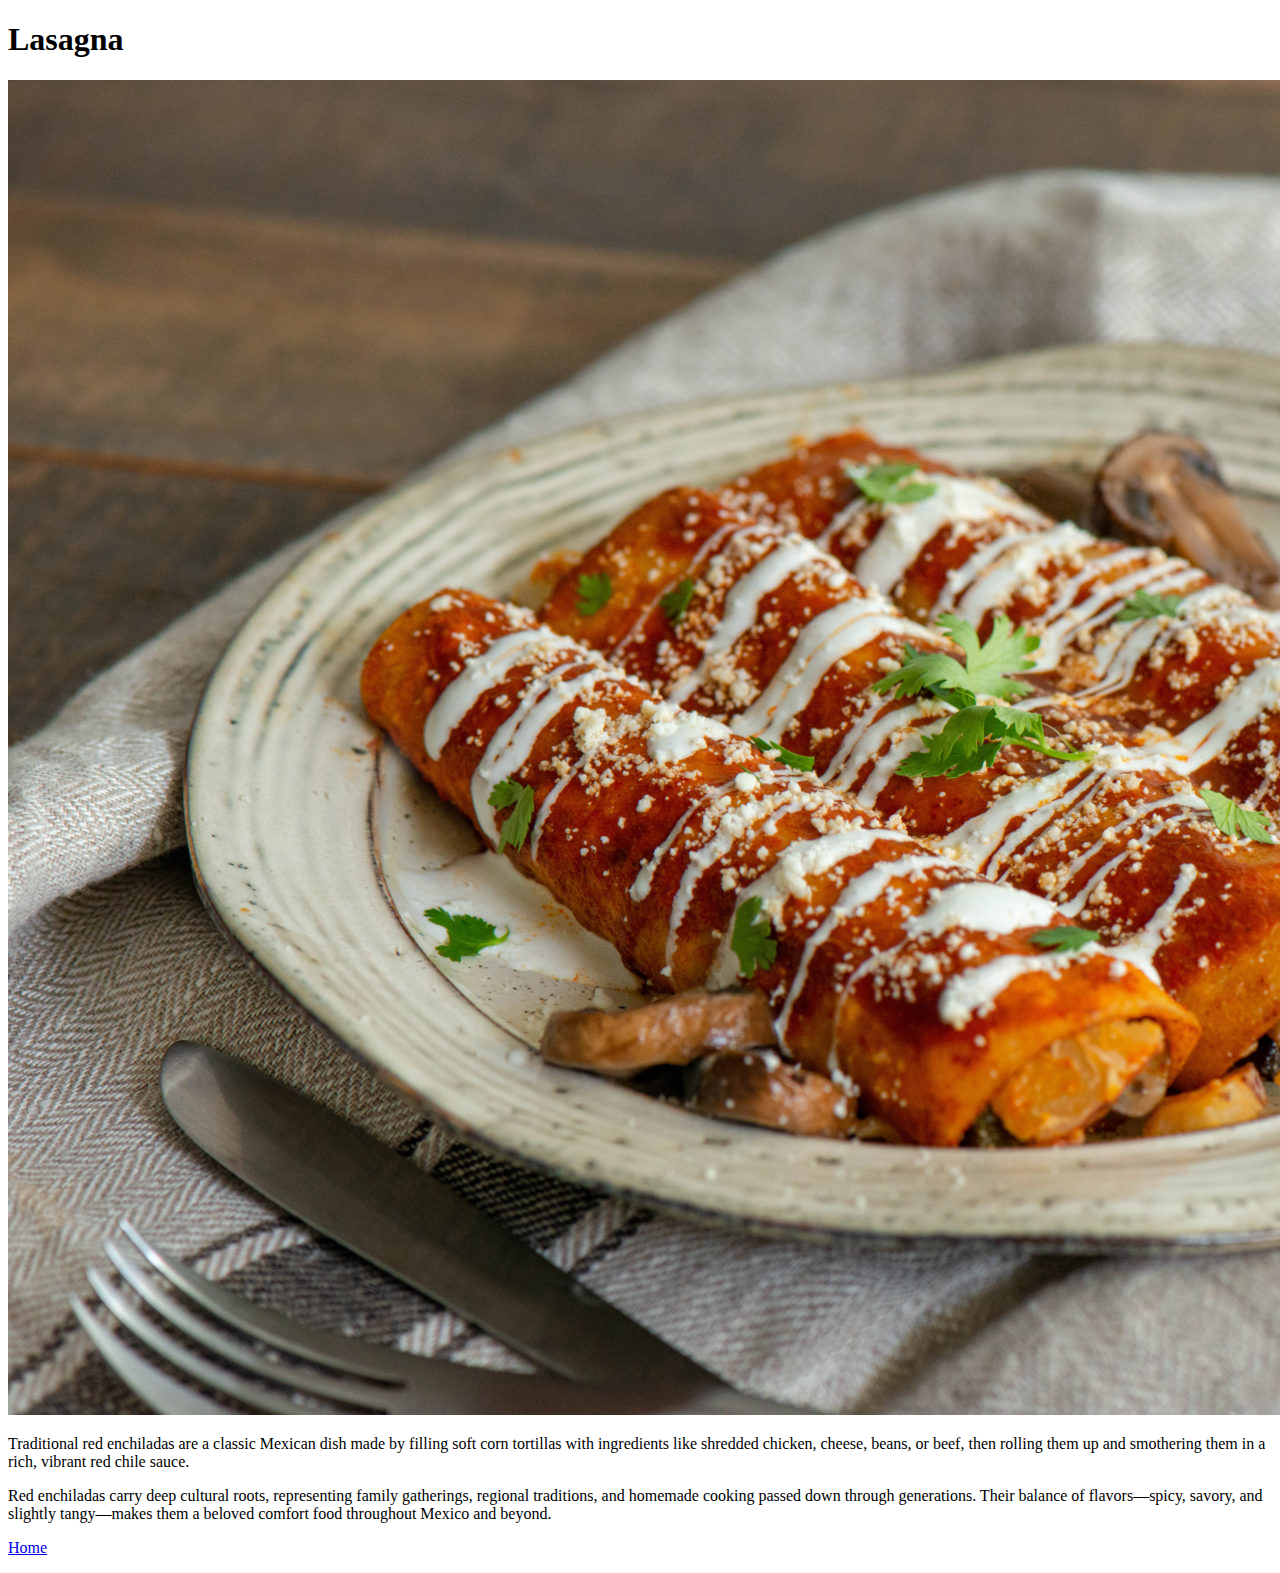
<file: recipes/enchiladas.html>
<!DOCTYPE html>
<html lang="en">
<head>
    <meta charset="UTF-8">
    <meta name="viewport" content="width=device-width, initial-scale=1.0">
    <title>Lasagna</title>
</head>
<body>
    
    <h1>Lasagna</h1>

    <img src="/img/enchiladas.jpg" alt="This is a picture of enchiladas.">
    
    <p>Traditional red enchiladas are a classic Mexican dish made by filling soft corn tortillas with ingredients like shredded chicken, cheese, beans, or beef, then rolling them up and smothering them in a rich, vibrant red chile sauce.</p>
    <p>Red enchiladas carry deep cultural roots, representing family gatherings, regional traditions, and homemade cooking passed down through generations. Their balance of flavors—spicy, savory, and slightly tangy—makes them a beloved comfort food throughout Mexico and beyond.</p>


    <p><a href="../index.html">Home</a></p>


</body>
</html>
</file>
